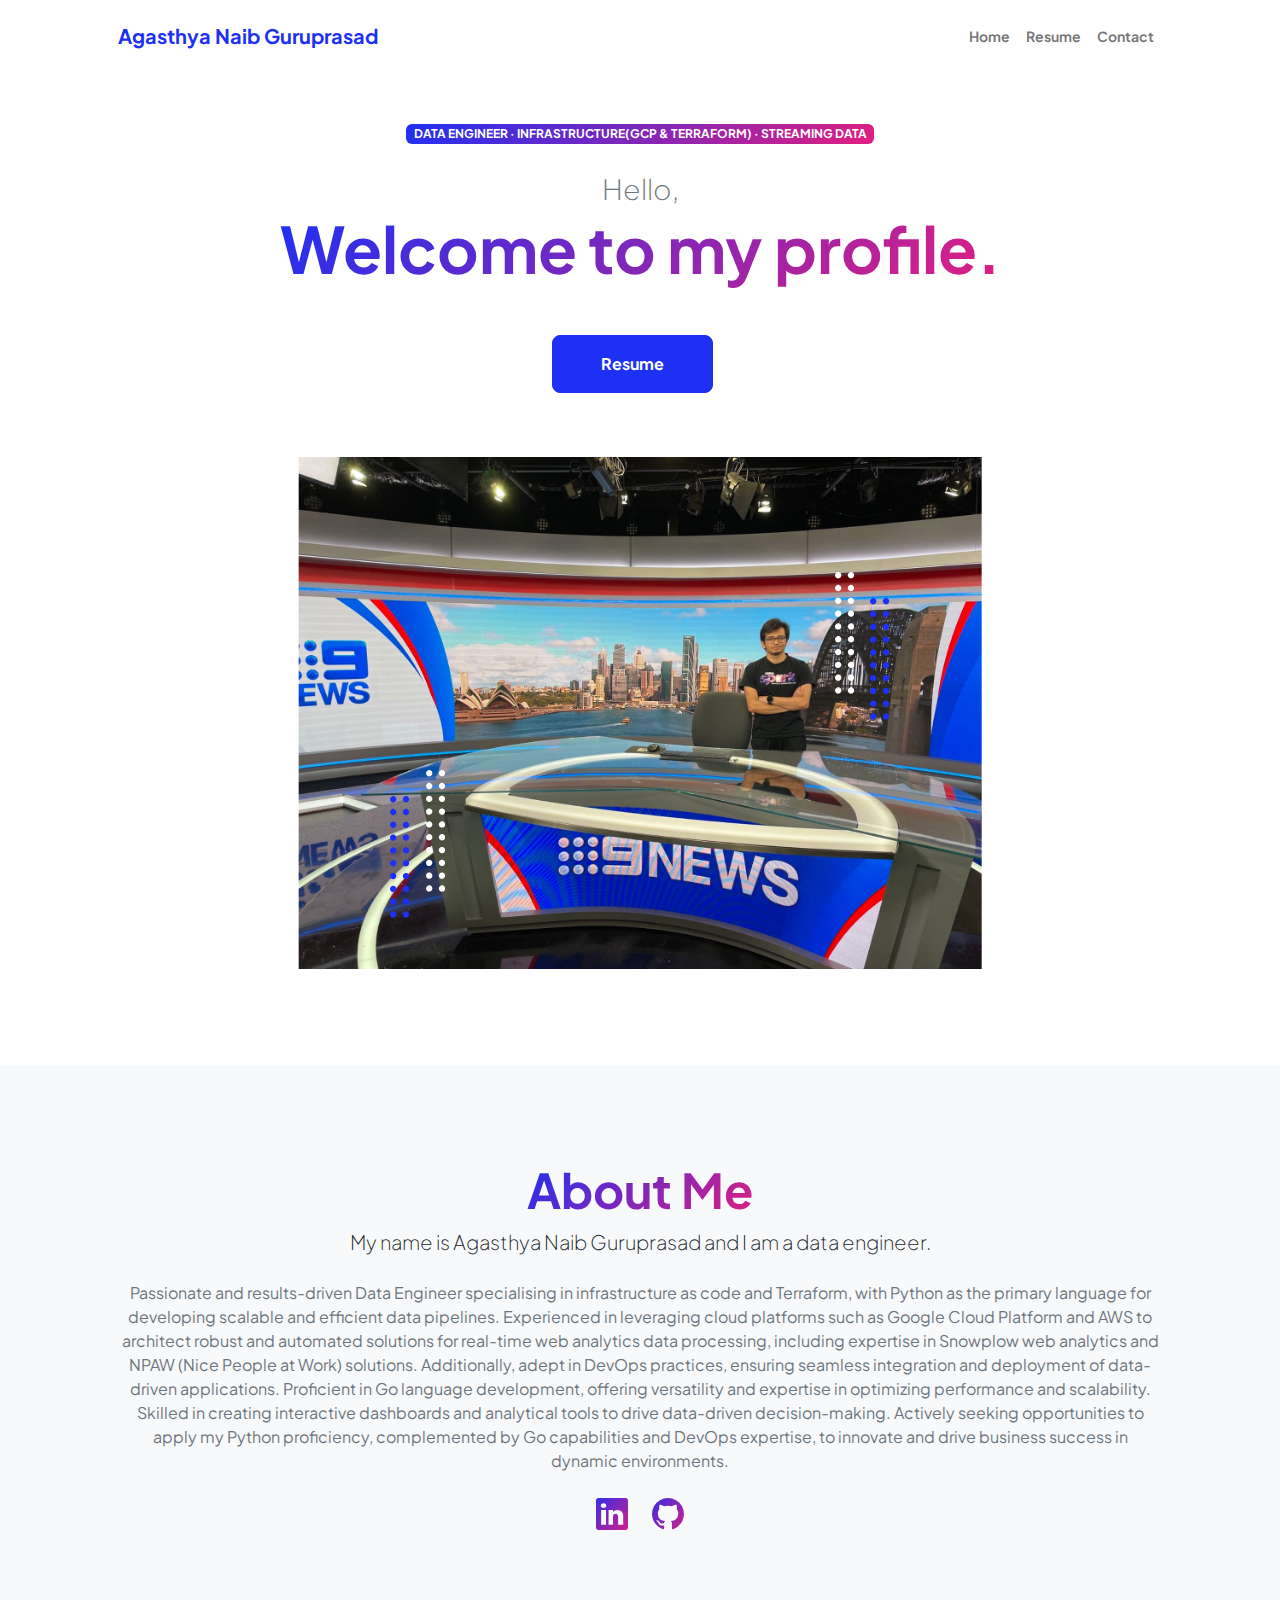
<file: index.html>
<!DOCTYPE html>
<html lang="en">
    <head>
        <meta charset="utf-8" />
        <meta name="viewport" content="width=device-width, initial-scale=1, shrink-to-fit=no" />
        <meta name="description" content="" />
        <meta name="author" content="" />
        <title>Agasthya Naib Guruprasad - DATA ENGINEER</title>
        <!-- Favicon-->
        <link rel="icon" type="image/x-icon" href="assets/favicon.ico" />
        <!-- Custom Google font-->
        <link rel="preconnect" href="https://fonts.googleapis.com" />
        <link rel="preconnect" href="https://fonts.gstatic.com" crossorigin />
        <link href="https://fonts.googleapis.com/css2?family=Plus+Jakarta+Sans:wght@100;200;300;400;500;600;700;800;900&amp;display=swap" rel="stylesheet" />
        <!-- Bootstrap icons-->
        <link href="https://cdn.jsdelivr.net/npm/bootstrap-icons@1.8.1/font/bootstrap-icons.css" rel="stylesheet" />
        <!-- Core theme CSS (includes Bootstrap)-->
        <link href="css/styles.css" rel="stylesheet" />
    </head>
    <body class="d-flex flex-column h-100">
        <main class="flex-shrink-0">
            <!-- Navigation-->
            <nav class="navbar navbar-expand-lg navbar-light bg-white py-3">
                <div class="container px-5">
                    <a class="navbar-brand" href="index.html"><span class="fw-bolder text-primary">Agasthya Naib Guruprasad</span></a>
                    <button class="navbar-toggler" type="button" data-bs-toggle="collapse" data-bs-target="#navbarSupportedContent" aria-controls="navbarSupportedContent" aria-expanded="false" aria-label="Toggle navigation"><span class="navbar-toggler-icon"></span></button>
                    <div class="collapse navbar-collapse" id="navbarSupportedContent">
                        <ul class="navbar-nav ms-auto mb-2 mb-lg-0 small fw-bolder">
                            <li class="nav-item"><a class="nav-link" href="index.html">Home</a></li>
                            <li class="nav-item"><a class="nav-link" href="resume.html">Resume</a></li>
                            <li class="nav-item"><a class="nav-link" href="contact.html">Contact</a></li>
                        </ul>
                    </div>
                </div>
            </nav>
            <!-- Header-->
            <header class="py-5">
                <div class="container px-5 pb-5">
                    <div class="row gx-5 align-items-center">
                        <div class="col-xxl-5">
                            <!-- Header text content-->
                            <div class="text-center text-xxl-start">
                                <div class="badge bg-gradient-primary-to-secondary text-white mb-4"><div class="text-uppercase">Data Engineer &middot; Infrastructure(GCP & Terraform) &middot; Streaming data</div></div>
                                <div class="fs-3 fw-light text-muted">Hello,</div>
                                <h1 class="display-3 fw-bolder mb-5"><span class="text-gradient d-inline">Welcome to my profile.</span></h1>
                                <div class="d-grid gap-3 d-sm-flex justify-content-sm-center justify-content-xxl-start mb-3">
                                    <a class="btn btn-primary btn-lg px-5 py-3 me-sm-3 fs-6 fw-bolder" href="resume.html">Resume</a>
                                </div>
                            </div>
                        </div>
                        <div class="col-xxl-7">
                            <!-- Header profile picture-->
                            <div class="d-flex justify-content-center mt-5 mt-xxl-0">
                                <div class="profile bg-gradient-primary-to-secondary">
                                    <!-- TIP: For best results, use a photo with a transparent background like the demo example below-->
                                    <!-- Watch a tutorial on how to do this on YouTube (link)-->
                                    <img class="profile-img" src="assets/profile.jpeg" alt="..." />
                                    <div class="dots-1">
                                        <!-- SVG Dots-->
                                        <svg version="1.1" xmlns="http://www.w3.org/2000/svg" xmlns:xlink="http://www.w3.org/1999/xlink" x="0px" y="0px" viewBox="0 0 191.6 1215.4" style="enable-background: new 0 0 191.6 1215.4" xml:space="preserve">
                                            <g transform="translate(0.000000,1280.000000) scale(0.100000,-0.100000)">
                                                <path d="M227.7,12788.6c-105-35-200-141-222-248c-43-206,163-412,369-369c155,32,275,190,260,339c-11,105-90,213-190,262        C383.7,12801.6,289.7,12808.6,227.7,12788.6z"></path>
                                                <path d="M1507.7,12788.6c-151-50-253-216-222-362c25-119,136-230,254-255c194-41,395,142,375,339c-11,105-90,213-190,262        C1663.7,12801.6,1569.7,12808.6,1507.7,12788.6z"></path>
                                                <path d="M227.7,11508.6c-105-35-200-141-222-248c-43-206,163-412,369-369c155,32,275,190,260,339c-11,105-90,213-190,262        C383.7,11521.6,289.7,11528.6,227.7,11508.6z"></path>
                                                <path d="M1507.7,11508.6c-151-50-253-216-222-362c25-119,136-230,254-255c194-41,395,142,375,339c-11,105-90,213-190,262        C1663.7,11521.6,1569.7,11528.6,1507.7,11508.6z"></path>
                                                <path d="M227.7,10228.6c-105-35-200-141-222-248c-43-206,163-412,369-369c155,32,275,190,260,339c-11,105-90,213-190,262        C383.7,10241.6,289.7,10248.6,227.7,10228.6z"></path>
                                                <path d="M1507.7,10228.6c-105-35-200-141-222-248c-43-206,163-412,369-369c155,32,275,190,260,339c-11,105-90,213-190,262        C1663.7,10241.6,1569.7,10248.6,1507.7,10228.6z"></path>
                                                <path d="M227.7,8948.6c-105-35-200-141-222-248c-43-206,163-412,369-369c155,32,275,190,260,339c-11,105-90,213-190,262        C383.7,8961.6,289.7,8968.6,227.7,8948.6z"></path>
                                                <path d="M1507.7,8948.6c-105-35-200-141-222-248c-43-206,163-412,369-369c155,32,275,190,260,339c-11,105-90,213-190,262        C1663.7,8961.6,1569.7,8968.6,1507.7,8948.6z"></path>
                                                <path d="M227.7,7668.6c-105-35-200-141-222-248c-43-206,163-412,369-369c155,32,275,190,260,339c-11,105-90,213-190,262        C383.7,7681.6,289.7,7688.6,227.7,7668.6z"></path>
                                                <path d="M1507.7,7668.6c-105-35-200-141-222-248c-43-206,163-412,369-369c155,32,275,190,260,339c-11,105-90,213-190,262        C1663.7,7681.6,1569.7,7688.6,1507.7,7668.6z"></path>
                                                <path d="M227.7,6388.6c-105-35-200-141-222-248c-43-206,163-412,369-369c155,32,275,190,260,339c-11,105-90,213-190,262        C383.7,6401.6,289.7,6408.6,227.7,6388.6z"></path>
                                                <path d="M1507.7,6388.6c-105-35-200-141-222-248c-43-206,163-412,369-369c155,32,275,190,260,339c-11,105-90,213-190,262        C1663.7,6401.6,1569.7,6408.6,1507.7,6388.6z"></path>
                                                <path d="M227.7,5108.6c-105-35-200-141-222-248c-43-206,163-412,369-369c155,32,275,190,260,339c-11,105-90,213-190,262        C383.7,5121.6,289.7,5128.6,227.7,5108.6z"></path>
                                                <path d="M1507.7,5108.6c-105-35-200-141-222-248c-43-206,163-412,369-369c155,32,275,190,260,339c-11,105-90,213-190,262        C1663.7,5121.6,1569.7,5128.6,1507.7,5108.6z"></path>
                                                <path d="M227.7,3828.6c-105-35-200-141-222-248c-43-206,163-412,369-369c155,32,275,190,260,339c-11,105-90,213-190,262        C383.7,3841.6,289.7,3848.6,227.7,3828.6z"></path>
                                                <path d="M1507.7,3828.6c-105-35-200-141-222-248c-43-206,163-412,369-369c155,32,275,190,260,339c-11,105-90,213-190,262        C1663.7,3841.6,1569.7,3848.6,1507.7,3828.6z"></path>
                                                <path d="M227.7,2548.6c-105-35-200-141-222-248c-43-206,163-412,369-369c155,32,275,190,260,339c-11,105-90,213-190,262        C383.7,2561.6,289.7,2568.6,227.7,2548.6z"></path>
                                                <path d="M1507.7,2548.6c-105-35-200-141-222-248c-43-206,163-412,369-369c155,32,275,190,260,339c-11,105-90,213-190,262        C1663.7,2561.6,1569.7,2568.6,1507.7,2548.6z"></path>
                                                <path d="M227.7,1268.6c-105-35-200-141-222-248c-43-206,163-412,369-369c155,32,275,190,260,339c-11,105-90,213-190,262        C383.7,1281.6,289.7,1288.6,227.7,1268.6z"></path>
                                                <path d="M1507.7,1268.6c-105-35-200-141-222-248c-43-206,163-412,369-369c155,32,275,190,260,339c-11,105-90,213-190,262        C1663.7,1281.6,1569.7,1288.6,1507.7,1268.6z"></path>
                                            </g>
                                        </svg>
                                        <!-- END of SVG dots-->
                                    </div>
                                    <div class="dots-2">
                                        <!-- SVG Dots-->
                                        <svg version="1.1" xmlns="http://www.w3.org/2000/svg" xmlns:xlink="http://www.w3.org/1999/xlink" x="0px" y="0px" viewBox="0 0 191.6 1215.4" style="enable-background: new 0 0 191.6 1215.4" xml:space="preserve">
                                            <g transform="translate(0.000000,1280.000000) scale(0.100000,-0.100000)">
                                                <path d="M227.7,12788.6c-105-35-200-141-222-248c-43-206,163-412,369-369c155,32,275,190,260,339c-11,105-90,213-190,262        C383.7,12801.6,289.7,12808.6,227.7,12788.6z"></path>
                                                <path d="M1507.7,12788.6c-151-50-253-216-222-362c25-119,136-230,254-255c194-41,395,142,375,339c-11,105-90,213-190,262        C1663.7,12801.6,1569.7,12808.6,1507.7,12788.6z"></path>
                                                <path d="M227.7,11508.6c-105-35-200-141-222-248c-43-206,163-412,369-369c155,32,275,190,260,339c-11,105-90,213-190,262        C383.7,11521.6,289.7,11528.6,227.7,11508.6z"></path>
                                                <path d="M1507.7,11508.6c-151-50-253-216-222-362c25-119,136-230,254-255c194-41,395,142,375,339c-11,105-90,213-190,262        C1663.7,11521.6,1569.7,11528.6,1507.7,11508.6z"></path>
                                                <path d="M227.7,10228.6c-105-35-200-141-222-248c-43-206,163-412,369-369c155,32,275,190,260,339c-11,105-90,213-190,262        C383.7,10241.6,289.7,10248.6,227.7,10228.6z"></path>
                                                <path d="M1507.7,10228.6c-105-35-200-141-222-248c-43-206,163-412,369-369c155,32,275,190,260,339c-11,105-90,213-190,262        C1663.7,10241.6,1569.7,10248.6,1507.7,10228.6z"></path>
                                                <path d="M227.7,8948.6c-105-35-200-141-222-248c-43-206,163-412,369-369c155,32,275,190,260,339c-11,105-90,213-190,262        C383.7,8961.6,289.7,8968.6,227.7,8948.6z"></path>
                                                <path d="M1507.7,8948.6c-105-35-200-141-222-248c-43-206,163-412,369-369c155,32,275,190,260,339c-11,105-90,213-190,262        C1663.7,8961.6,1569.7,8968.6,1507.7,8948.6z"></path>
                                                <path d="M227.7,7668.6c-105-35-200-141-222-248c-43-206,163-412,369-369c155,32,275,190,260,339c-11,105-90,213-190,262        C383.7,7681.6,289.7,7688.6,227.7,7668.6z"></path>
                                                <path d="M1507.7,7668.6c-105-35-200-141-222-248c-43-206,163-412,369-369c155,32,275,190,260,339c-11,105-90,213-190,262        C1663.7,7681.6,1569.7,7688.6,1507.7,7668.6z"></path>
                                                <path d="M227.7,6388.6c-105-35-200-141-222-248c-43-206,163-412,369-369c155,32,275,190,260,339c-11,105-90,213-190,262        C383.7,6401.6,289.7,6408.6,227.7,6388.6z"></path>
                                                <path d="M1507.7,6388.6c-105-35-200-141-222-248c-43-206,163-412,369-369c155,32,275,190,260,339c-11,105-90,213-190,262        C1663.7,6401.6,1569.7,6408.6,1507.7,6388.6z"></path>
                                                <path d="M227.7,5108.6c-105-35-200-141-222-248c-43-206,163-412,369-369c155,32,275,190,260,339c-11,105-90,213-190,262        C383.7,5121.6,289.7,5128.6,227.7,5108.6z"></path>
                                                <path d="M1507.7,5108.6c-105-35-200-141-222-248c-43-206,163-412,369-369c155,32,275,190,260,339c-11,105-90,213-190,262        C1663.7,5121.6,1569.7,5128.6,1507.7,5108.6z"></path>
                                                <path d="M227.7,3828.6c-105-35-200-141-222-248c-43-206,163-412,369-369c155,32,275,190,260,339c-11,105-90,213-190,262        C383.7,3841.6,289.7,3848.6,227.7,3828.6z"></path>
                                                <path d="M1507.7,3828.6c-105-35-200-141-222-248c-43-206,163-412,369-369c155,32,275,190,260,339c-11,105-90,213-190,262        C1663.7,3841.6,1569.7,3848.6,1507.7,3828.6z"></path>
                                                <path d="M227.7,2548.6c-105-35-200-141-222-248c-43-206,163-412,369-369c155,32,275,190,260,339c-11,105-90,213-190,262        C383.7,2561.6,289.7,2568.6,227.7,2548.6z"></path>
                                                <path d="M1507.7,2548.6c-105-35-200-141-222-248c-43-206,163-412,369-369c155,32,275,190,260,339c-11,105-90,213-190,262        C1663.7,2561.6,1569.7,2568.6,1507.7,2548.6z"></path>
                                                <path d="M227.7,1268.6c-105-35-200-141-222-248c-43-206,163-412,369-369c155,32,275,190,260,339c-11,105-90,213-190,262        C383.7,1281.6,289.7,1288.6,227.7,1268.6z"></path>
                                                <path d="M1507.7,1268.6c-105-35-200-141-222-248c-43-206,163-412,369-369c155,32,275,190,260,339c-11,105-90,213-190,262        C1663.7,1281.6,1569.7,1288.6,1507.7,1268.6z"></path>
                                            </g>
                                        </svg>
                                        <!-- END of SVG dots-->
                                    </div>
                                    <div class="dots-3">
                                        <!-- SVG Dots-->
                                        <svg version="1.1" xmlns="http://www.w3.org/2000/svg" xmlns:xlink="http://www.w3.org/1999/xlink" x="0px" y="0px" viewBox="0 0 191.6 1215.4" style="enable-background: new 0 0 191.6 1215.4" xml:space="preserve">
                                            <g transform="translate(0.000000,1280.000000) scale(0.100000,-0.100000)">
                                                <path d="M227.7,12788.6c-105-35-200-141-222-248c-43-206,163-412,369-369c155,32,275,190,260,339c-11,105-90,213-190,262        C383.7,12801.6,289.7,12808.6,227.7,12788.6z"></path>
                                                <path d="M1507.7,12788.6c-151-50-253-216-222-362c25-119,136-230,254-255c194-41,395,142,375,339c-11,105-90,213-190,262        C1663.7,12801.6,1569.7,12808.6,1507.7,12788.6z"></path>
                                                <path d="M227.7,11508.6c-105-35-200-141-222-248c-43-206,163-412,369-369c155,32,275,190,260,339c-11,105-90,213-190,262        C383.7,11521.6,289.7,11528.6,227.7,11508.6z"></path>
                                                <path d="M1507.7,11508.6c-151-50-253-216-222-362c25-119,136-230,254-255c194-41,395,142,375,339c-11,105-90,213-190,262        C1663.7,11521.6,1569.7,11528.6,1507.7,11508.6z"></path>
                                                <path d="M227.7,10228.6c-105-35-200-141-222-248c-43-206,163-412,369-369c155,32,275,190,260,339c-11,105-90,213-190,262        C383.7,10241.6,289.7,10248.6,227.7,10228.6z"></path>
                                                <path d="M1507.7,10228.6c-105-35-200-141-222-248c-43-206,163-412,369-369c155,32,275,190,260,339c-11,105-90,213-190,262        C1663.7,10241.6,1569.7,10248.6,1507.7,10228.6z"></path>
                                                <path d="M227.7,8948.6c-105-35-200-141-222-248c-43-206,163-412,369-369c155,32,275,190,260,339c-11,105-90,213-190,262        C383.7,8961.6,289.7,8968.6,227.7,8948.6z"></path>
                                                <path d="M1507.7,8948.6c-105-35-200-141-222-248c-43-206,163-412,369-369c155,32,275,190,260,339c-11,105-90,213-190,262        C1663.7,8961.6,1569.7,8968.6,1507.7,8948.6z"></path>
                                                <path d="M227.7,7668.6c-105-35-200-141-222-248c-43-206,163-412,369-369c155,32,275,190,260,339c-11,105-90,213-190,262        C383.7,7681.6,289.7,7688.6,227.7,7668.6z"></path>
                                                <path d="M1507.7,7668.6c-105-35-200-141-222-248c-43-206,163-412,369-369c155,32,275,190,260,339c-11,105-90,213-190,262        C1663.7,7681.6,1569.7,7688.6,1507.7,7668.6z"></path>
                                                <path d="M227.7,6388.6c-105-35-200-141-222-248c-43-206,163-412,369-369c155,32,275,190,260,339c-11,105-90,213-190,262        C383.7,6401.6,289.7,6408.6,227.7,6388.6z"></path>
                                                <path d="M1507.7,6388.6c-105-35-200-141-222-248c-43-206,163-412,369-369c155,32,275,190,260,339c-11,105-90,213-190,262        C1663.7,6401.6,1569.7,6408.6,1507.7,6388.6z"></path>
                                                <path d="M227.7,5108.6c-105-35-200-141-222-248c-43-206,163-412,369-369c155,32,275,190,260,339c-11,105-90,213-190,262        C383.7,5121.6,289.7,5128.6,227.7,5108.6z"></path>
                                                <path d="M1507.7,5108.6c-105-35-200-141-222-248c-43-206,163-412,369-369c155,32,275,190,260,339c-11,105-90,213-190,262        C1663.7,5121.6,1569.7,5128.6,1507.7,5108.6z"></path>
                                                <path d="M227.7,3828.6c-105-35-200-141-222-248c-43-206,163-412,369-369c155,32,275,190,260,339c-11,105-90,213-190,262        C383.7,3841.6,289.7,3848.6,227.7,3828.6z"></path>
                                                <path d="M1507.7,3828.6c-105-35-200-141-222-248c-43-206,163-412,369-369c155,32,275,190,260,339c-11,105-90,213-190,262        C1663.7,3841.6,1569.7,3848.6,1507.7,3828.6z"></path>
                                                <path d="M227.7,2548.6c-105-35-200-141-222-248c-43-206,163-412,369-369c155,32,275,190,260,339c-11,105-90,213-190,262        C383.7,2561.6,289.7,2568.6,227.7,2548.6z"></path>
                                                <path d="M1507.7,2548.6c-105-35-200-141-222-248c-43-206,163-412,369-369c155,32,275,190,260,339c-11,105-90,213-190,262        C1663.7,2561.6,1569.7,2568.6,1507.7,2548.6z"></path>
                                                <path d="M227.7,1268.6c-105-35-200-141-222-248c-43-206,163-412,369-369c155,32,275,190,260,339c-11,105-90,213-190,262        C383.7,1281.6,289.7,1288.6,227.7,1268.6z"></path>
                                                <path d="M1507.7,1268.6c-105-35-200-141-222-248c-43-206,163-412,369-369c155,32,275,190,260,339c-11,105-90,213-190,262        C1663.7,1281.6,1569.7,1288.6,1507.7,1268.6z"></path>
                                            </g>
                                        </svg>
                                        <!-- END of SVG dots-->
                                    </div>
                                    <div class="dots-4">
                                        <!-- SVG Dots-->
                                        <svg version="1.1" xmlns="http://www.w3.org/2000/svg" xmlns:xlink="http://www.w3.org/1999/xlink" x="0px" y="0px" viewBox="0 0 191.6 1215.4" style="enable-background: new 0 0 191.6 1215.4" xml:space="preserve">
                                            <g transform="translate(0.000000,1280.000000) scale(0.100000,-0.100000)">
                                                <path d="M227.7,12788.6c-105-35-200-141-222-248c-43-206,163-412,369-369c155,32,275,190,260,339c-11,105-90,213-190,262        C383.7,12801.6,289.7,12808.6,227.7,12788.6z"></path>
                                                <path d="M1507.7,12788.6c-151-50-253-216-222-362c25-119,136-230,254-255c194-41,395,142,375,339c-11,105-90,213-190,262        C1663.7,12801.6,1569.7,12808.6,1507.7,12788.6z"></path>
                                                <path d="M227.7,11508.6c-105-35-200-141-222-248c-43-206,163-412,369-369c155,32,275,190,260,339c-11,105-90,213-190,262        C383.7,11521.6,289.7,11528.6,227.7,11508.6z"></path>
                                                <path d="M1507.7,11508.6c-151-50-253-216-222-362c25-119,136-230,254-255c194-41,395,142,375,339c-11,105-90,213-190,262        C1663.7,11521.6,1569.7,11528.6,1507.7,11508.6z"></path>
                                                <path d="M227.7,10228.6c-105-35-200-141-222-248c-43-206,163-412,369-369c155,32,275,190,260,339c-11,105-90,213-190,262        C383.7,10241.6,289.7,10248.6,227.7,10228.6z"></path>
                                                <path d="M1507.7,10228.6c-105-35-200-141-222-248c-43-206,163-412,369-369c155,32,275,190,260,339c-11,105-90,213-190,262        C1663.7,10241.6,1569.7,10248.6,1507.7,10228.6z"></path>
                                                <path d="M227.7,8948.6c-105-35-200-141-222-248c-43-206,163-412,369-369c155,32,275,190,260,339c-11,105-90,213-190,262        C383.7,8961.6,289.7,8968.6,227.7,8948.6z"></path>
                                                <path d="M1507.7,8948.6c-105-35-200-141-222-248c-43-206,163-412,369-369c155,32,275,190,260,339c-11,105-90,213-190,262        C1663.7,8961.6,1569.7,8968.6,1507.7,8948.6z"></path>
                                                <path d="M227.7,7668.6c-105-35-200-141-222-248c-43-206,163-412,369-369c155,32,275,190,260,339c-11,105-90,213-190,262        C383.7,7681.6,289.7,7688.6,227.7,7668.6z"></path>
                                                <path d="M1507.7,7668.6c-105-35-200-141-222-248c-43-206,163-412,369-369c155,32,275,190,260,339c-11,105-90,213-190,262        C1663.7,7681.6,1569.7,7688.6,1507.7,7668.6z"></path>
                                                <path d="M227.7,6388.6c-105-35-200-141-222-248c-43-206,163-412,369-369c155,32,275,190,260,339c-11,105-90,213-190,262        C383.7,6401.6,289.7,6408.6,227.7,6388.6z"></path>
                                                <path d="M1507.7,6388.6c-105-35-200-141-222-248c-43-206,163-412,369-369c155,32,275,190,260,339c-11,105-90,213-190,262        C1663.7,6401.6,1569.7,6408.6,1507.7,6388.6z"></path>
                                                <path d="M227.7,5108.6c-105-35-200-141-222-248c-43-206,163-412,369-369c155,32,275,190,260,339c-11,105-90,213-190,262        C383.7,5121.6,289.7,5128.6,227.7,5108.6z"></path>
                                                <path d="M1507.7,5108.6c-105-35-200-141-222-248c-43-206,163-412,369-369c155,32,275,190,260,339c-11,105-90,213-190,262        C1663.7,5121.6,1569.7,5128.6,1507.7,5108.6z"></path>
                                                <path d="M227.7,3828.6c-105-35-200-141-222-248c-43-206,163-412,369-369c155,32,275,190,260,339c-11,105-90,213-190,262        C383.7,3841.6,289.7,3848.6,227.7,3828.6z"></path>
                                                <path d="M1507.7,3828.6c-105-35-200-141-222-248c-43-206,163-412,369-369c155,32,275,190,260,339c-11,105-90,213-190,262        C1663.7,3841.6,1569.7,3848.6,1507.7,3828.6z"></path>
                                                <path d="M227.7,2548.6c-105-35-200-141-222-248c-43-206,163-412,369-369c155,32,275,190,260,339c-11,105-90,213-190,262        C383.7,2561.6,289.7,2568.6,227.7,2548.6z"></path>
                                                <path d="M1507.7,2548.6c-105-35-200-141-222-248c-43-206,163-412,369-369c155,32,275,190,260,339c-11,105-90,213-190,262        C1663.7,2561.6,1569.7,2568.6,1507.7,2548.6z"></path>
                                                <path d="M227.7,1268.6c-105-35-200-141-222-248c-43-206,163-412,369-369c155,32,275,190,260,339c-11,105-90,213-190,262        C383.7,1281.6,289.7,1288.6,227.7,1268.6z"></path>
                                                <path d="M1507.7,1268.6c-105-35-200-141-222-248c-43-206,163-412,369-369c155,32,275,190,260,339c-11,105-90,213-190,262        C1663.7,1281.6,1569.7,1288.6,1507.7,1268.6z"></path>
                                            </g>
                                        </svg>
                                        <!-- END of SVG dots-->
                                    </div>
                                </div>
                            </div>
                        </div>
                    </div>
                </div>
            </header>
            <!-- About Section-->
            <section class="bg-light py-5">
                <div class="container px-5">
                    <div class="row gx-5 justify-content-center">
                        <div class="col-xxl-8">
                            <div class="text-center my-5">
                                <h2 class="display-5 fw-bolder"><span class="text-gradient d-inline">About Me</span></h2>
                                <p class="lead fw-light mb-4">My name is Agasthya Naib Guruprasad and I am a data engineer.</p>
                                <p class="text-muted">Passionate and results-driven Data Engineer specialising in infrastructure as code and Terraform, with Python as the primary language for developing scalable and efficient data pipelines.
                                    Experienced in leveraging cloud platforms such as Google Cloud Platform and AWS to architect robust and automated solutions for real-time web analytics data processing, including expertise in Snowplow web analytics and NPAW (Nice People at Work) solutions. Additionally, adept in DevOps practices, ensuring seamless integration and deployment of data-driven applications. Proficient in Go language development, offering versatility and expertise in optimizing performance and scalability. Skilled in creating interactive dashboards and analytical tools to drive data-driven decision-making. Actively seeking opportunities to apply my Python proficiency, complemented by Go capabilities and DevOps expertise, to innovate and drive business success in dynamic environments.</p>
                                <div class="d-flex justify-content-center fs-2 gap-4">
                                    <a class="text-gradient" href="https://www.linkedin.com/in/agasthya-naib-guruprasad-48698918b/"><i class="bi bi-linkedin"></i></a>
                                    <a class="text-gradient" href="https://github.com/AgasthyaNG"><i class="bi bi-github"></i></a>
                                </div>
                            </div>
                        </div>
                    </div>
                </div>
            </section>
        </main>
        <!-- Footer-->
        <footer class="bg-white py-4 mt-auto">
            <div class="container px-5">
                </div>
            </div>
        </footer>
        <!-- Bootstrap core JS-->
        <script src="https://cdn.jsdelivr.net/npm/bootstrap@5.2.3/dist/js/bootstrap.bundle.min.js"></script>
        <!-- Core theme JS-->
        <script src="js/scripts.js"></script>
    </body>
</html>
</file>
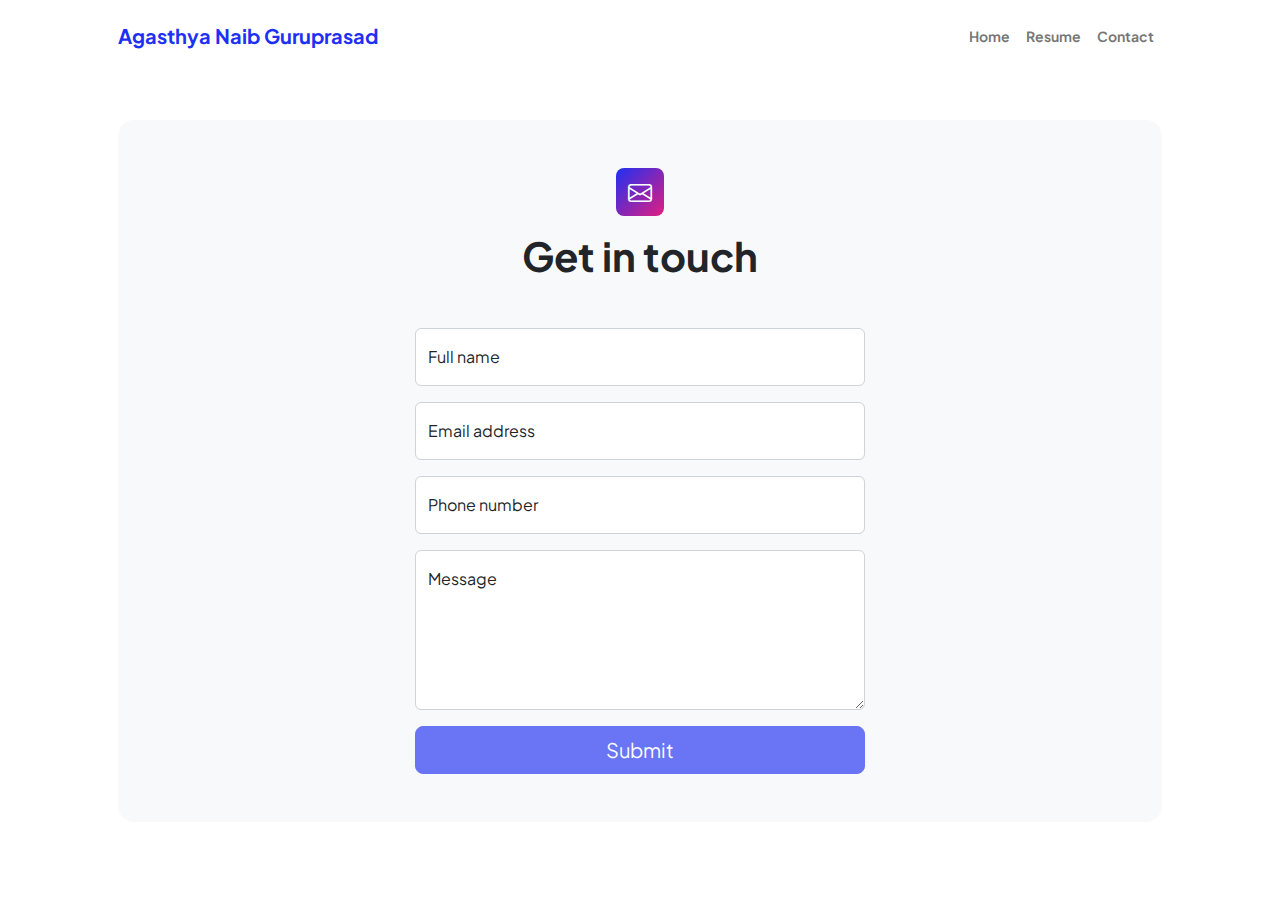
<file: contact.html>
<!DOCTYPE html>
<html lang="en">
    <head>
        <meta charset="utf-8" />
        <meta name="viewport" content="width=device-width, initial-scale=1, shrink-to-fit=no" />
        <meta name="description" content />
        <meta name="author" content />
        <title>Agasthya Naib Guruprasad - DATA ENGINEER</title>
        <!-- Favicon-->
         
        <link rel="icon" type="image/x-icon" href="assets/favicon.ico" />
        <!-- Custom Google font-->
        <link rel="preconnect" href="https://fonts.googleapis.com" />
        <link rel="preconnect" href="https://fonts.gstatic.com" crossorigin />
        <link href="https://fonts.googleapis.com/css2?family=Plus+Jakarta+Sans:wght@100;200;300;400;500;600;700;800;900&amp;display=swap" rel="stylesheet" />
        <!-- Bootstrap icons-->
        <link href="https://cdn.jsdelivr.net/npm/bootstrap-icons@1.8.1/font/bootstrap-icons.css" rel="stylesheet" />
        <!-- Core theme CSS (includes Bootstrap)-->
        <link href="css/styles.css" rel="stylesheet" />
    </head>
    <body class="d-flex flex-column">
        <main class="flex-shrink-0">
            <!-- Navigation-->
            <nav class="navbar navbar-expand-lg navbar-light bg-white py-3">
                <div class="container px-5">
                    <a class="navbar-brand" href="index.html"><span class="fw-bolder text-primary">Agasthya Naib Guruprasad</span></a>
                    <button class="navbar-toggler" type="button" data-bs-toggle="collapse" data-bs-target="#navbarSupportedContent" aria-controls="navbarSupportedContent" aria-expanded="false" aria-label="Toggle navigation"><span class="navbar-toggler-icon"></span></button>
                    <div class="collapse navbar-collapse" id="navbarSupportedContent">
                        <ul class="navbar-nav ms-auto mb-2 mb-lg-0 small fw-bolder">
                            <li class="nav-item"><a class="nav-link" href="index.html">Home</a></li>
                            <li class="nav-item"><a class="nav-link" href="resume.html">Resume</a></li>
                            <li class="nav-item"><a class="nav-link" href="contact.html">Contact</a></li>
                        </ul>
                    </div>
                </div>
            </nav>
            <!-- Page content-->
            <section class="py-5">
                <div class="container px-5">
                    <!-- Contact form-->
                    <div class="bg-light rounded-4 py-5 px-4 px-md-5">
                        <div class="text-center mb-5">
                            <div class="feature bg-primary bg-gradient-primary-to-secondary text-white rounded-3 mb-3"><i class="bi bi-envelope"></i></div>
                            <h1 class="fw-bolder">Get in touch</h1>
                        </div>
                        <div class="row gx-5 justify-content-center">
                            <div class="col-lg-8 col-xl-6">
                                <!-- * * * * * * * * * * * * * * *-->
                                <!-- * * SB Forms Contact Form * *-->
                                <!-- * * * * * * * * * * * * * * *-->
                                <!-- This form is pre-integrated with SB Forms.-->
                                <!-- To make this form functional, sign up at-->
                                <!-- https://startbootstrap.com/solution/contact-forms-->
                                <!-- to get an API token!-->
                                <form id="contactForm" data-sb-form-api-token="API_TOKEN">
                                    <!-- Name input-->
                                    <div class="form-floating mb-3">
                                        <input class="form-control" id="name" type="text" placeholder="Enter your name..." data-sb-validations="required" />
                                        <label for="name">Full name</label>
                                        <div class="invalid-feedback" data-sb-feedback="name:required">A name is required.</div>
                                    </div>
                                    <!-- Email address input-->
                                    <div class="form-floating mb-3">
                                        <input class="form-control" id="email" type="email" placeholder="name@example.com" data-sb-validations="required,email" />
                                        <label for="email">Email address</label>
                                        <div class="invalid-feedback" data-sb-feedback="email:required">An email is required.</div>
                                        <div class="invalid-feedback" data-sb-feedback="email:email">Email is not valid.</div>
                                    </div>
                                    <!-- Phone number input-->
                                    <div class="form-floating mb-3">
                                        <input class="form-control" id="phone" type="tel" placeholder="(123) 456-7890" data-sb-validations="required" />
                                        <label for="phone">Phone number</label>
                                        <div class="invalid-feedback" data-sb-feedback="phone:required">A phone number is required.</div>
                                    </div>
                                    <!-- Message input-->
                                    <div class="form-floating mb-3">
                                        <textarea class="form-control" id="message" type="text" placeholder="Enter your message here..." style="height: 10rem" data-sb-validations="required"></textarea>
                                        <label for="message">Message</label>
                                        <div class="invalid-feedback" data-sb-feedback="message:required">A message is required.</div>
                                    </div>
                                    <!-- Submit success message-->
                                    <!---->
                                    <!-- This is what your users will see when the form-->
                                    <!-- has successfully submitted-->
                                    <div class="d-none" id="submitSuccessMessage">
                                        <div class="text-center mb-3">
                                            <div class="fw-bolder">Form submission successful!</div>
                                            To activate this form, sign up at
                                            <br />
                                            <a href="https://startbootstrap.com/solution/contact-forms">https://startbootstrap.com/solution/contact-forms</a>
                                        </div>
                                    </div>
                                    <!-- Submit error message-->
                                    <!---->
                                    <!-- This is what your users will see when there is-->
                                    <!-- an error submitting the form-->
                                    <div class="d-none" id="submitErrorMessage"><div class="text-center text-danger mb-3">Error sending message!</div></div>
                                    <!-- Submit Button-->
                                    <div class="d-grid"><button class="btn btn-primary btn-lg disabled" id="submitButton" type="submit">Submit</button></div>
                                </form>
                            </div>
                        </div>
                    </div>
                </div>
            </section>
        </main>
        <!-- Footer-->
        <footer class="bg-white py-4 mt-auto">
            <div class="container px-5">
               
            </div>
        </footer>
        <!-- Bootstrap core JS-->
        <script src="https://cdn.jsdelivr.net/npm/bootstrap@5.2.3/dist/js/bootstrap.bundle.min.js"></script>
        <!-- Core theme JS-->
        <script src="js/scripts.js"></script>
        <!-- * * * * * * * * * * * * * * * * * * * * * * * * * * * * * * * * * * * * * * * *-->
        <!-- * *                               SB Forms JS                               * *-->
        <!-- * * Activate your form at https://startbootstrap.com/solution/contact-forms * *-->
        <!-- * * * * * * * * * * * * * * * * * * * * * * * * * * * * * * * * * * * * * * * *-->
        <script src="https://cdn.startbootstrap.com/sb-forms-latest.js"></script>
    </body>
</html>
</file>
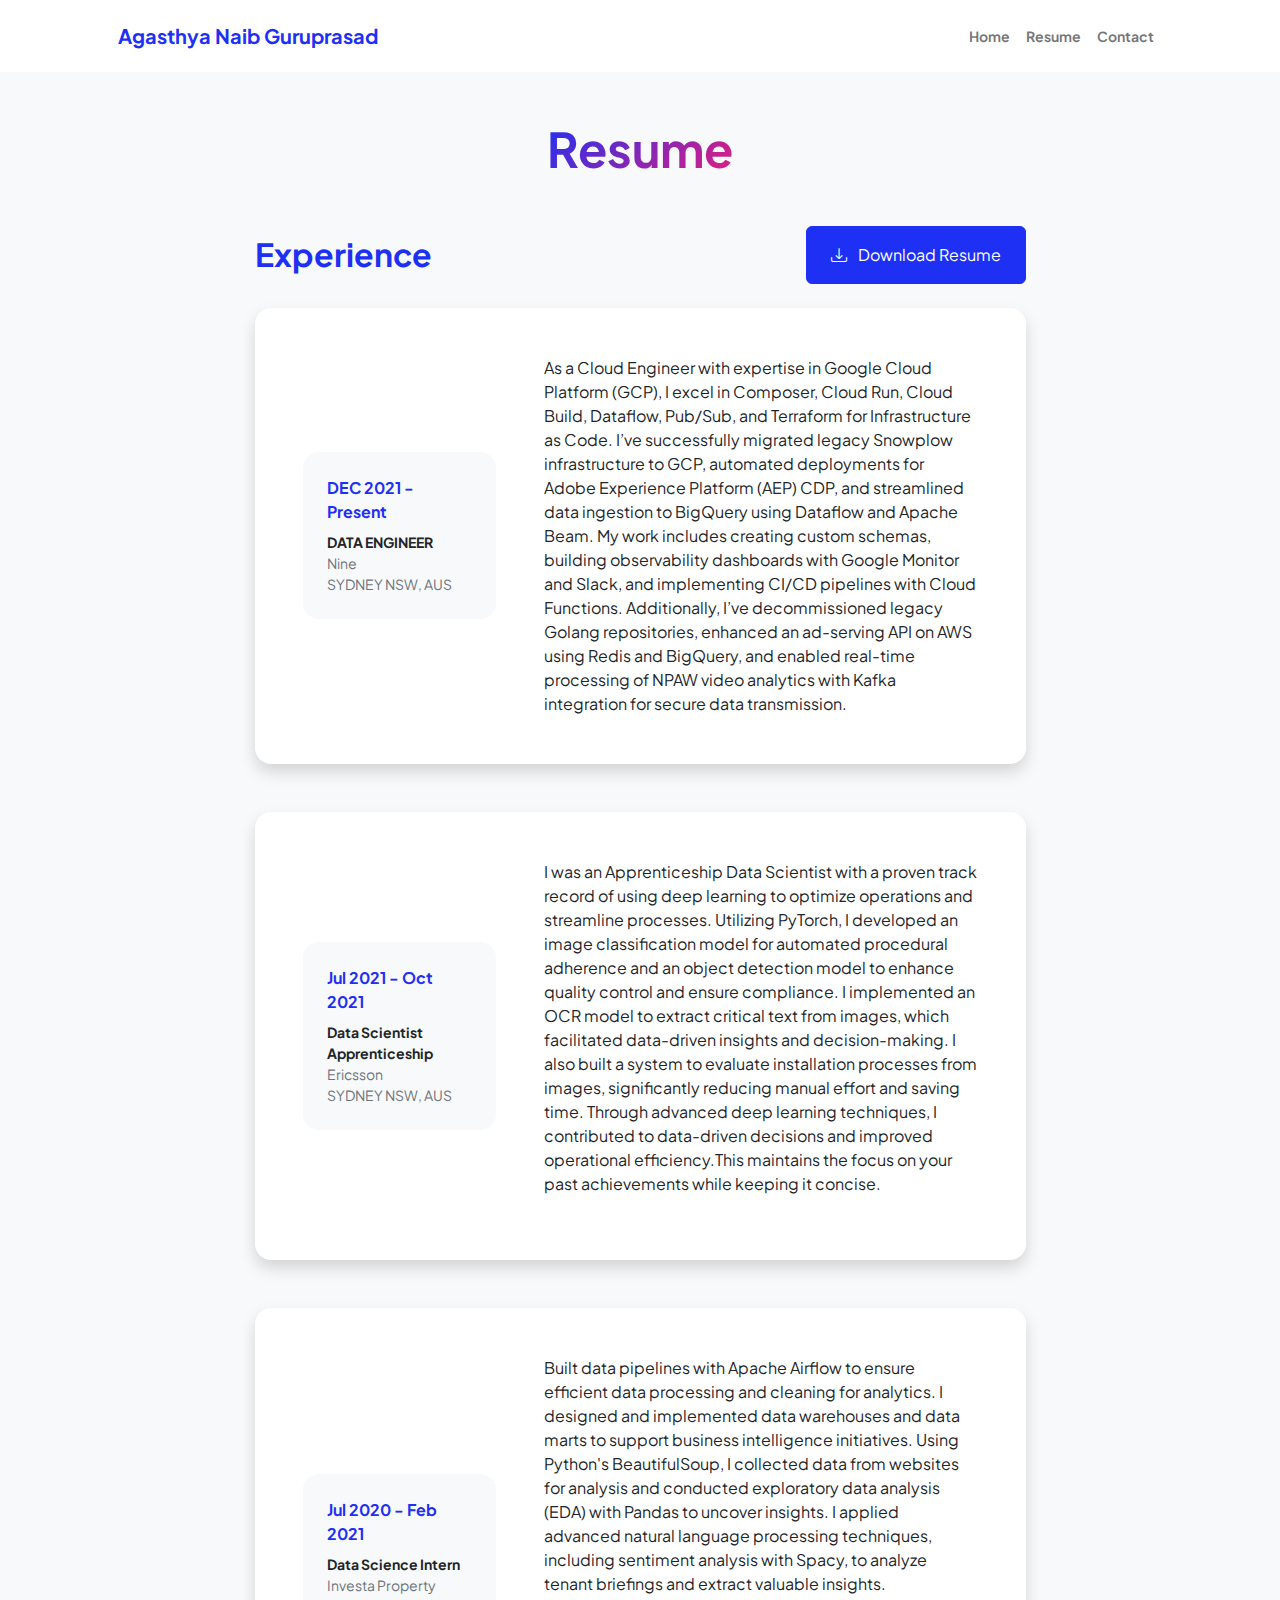
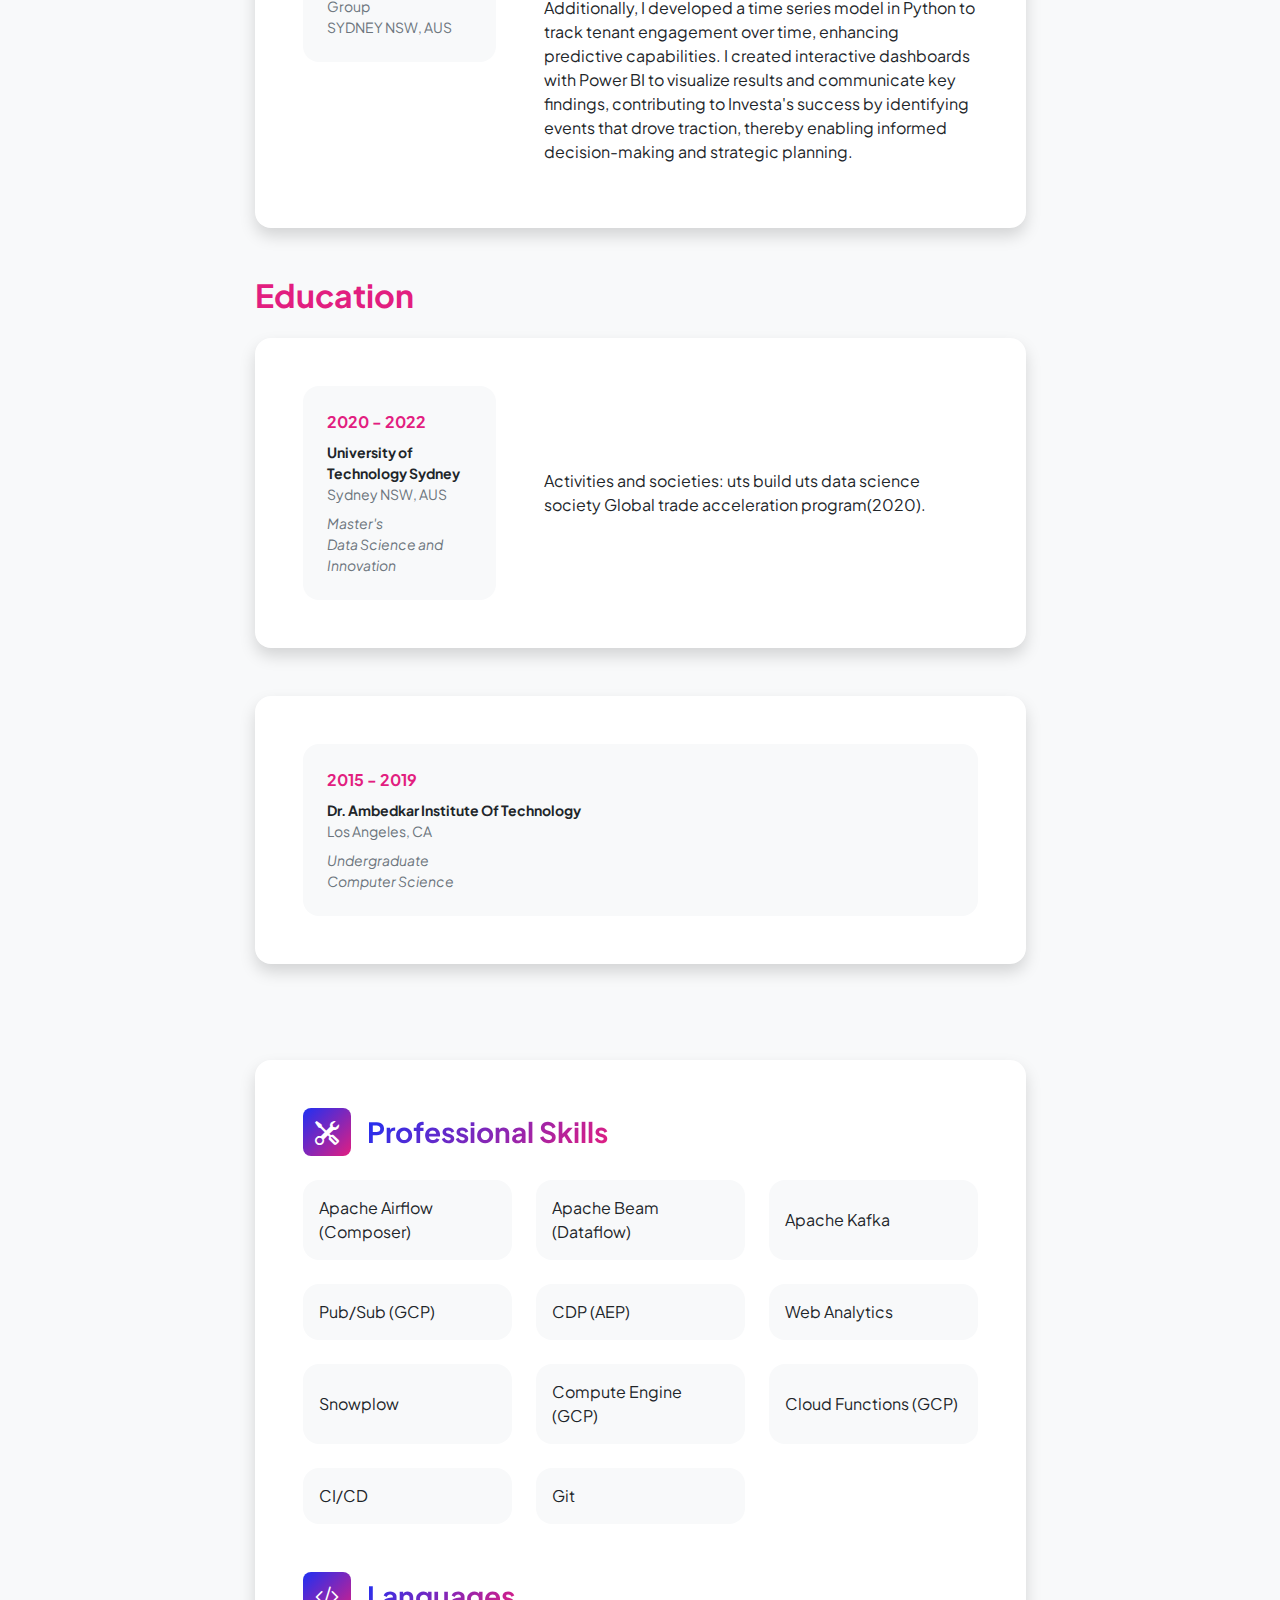
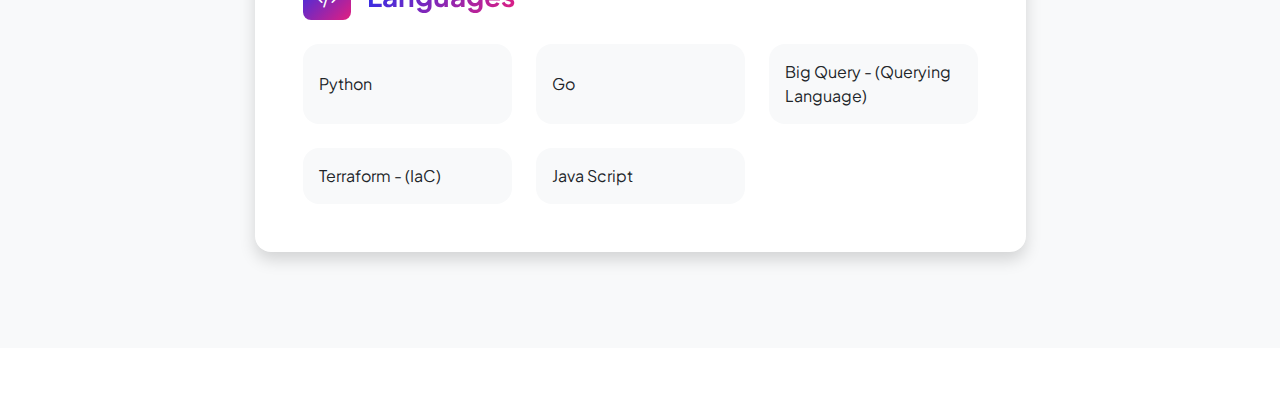
<file: resume.html>
<!DOCTYPE html>
<html lang="en">
    <head>
        <meta charset="utf-8" />
        <meta name="viewport" content="width=device-width, initial-scale=1, shrink-to-fit=no" />
        <meta name="description" content="" />
        <meta name="author" content="" />
        <title>Agasthya Naib Guruprasad - DATA ENGINEER</title>
        <!-- Favicon-->
        <link rel="icon" type="image/x-icon" href="assets/favicon.ico" />
        <!-- Custom Google font-->
        <link rel="preconnect" href="https://fonts.googleapis.com" />
        <link rel="preconnect" href="https://fonts.gstatic.com" crossorigin />
        <link href="https://fonts.googleapis.com/css2?family=Plus+Jakarta+Sans:wght@100;200;300;400;500;600;700;800;900&amp;display=swap" rel="stylesheet" />
        <!-- Bootstrap icons-->
        <link href="https://cdn.jsdelivr.net/npm/bootstrap-icons@1.8.1/font/bootstrap-icons.css" rel="stylesheet" />
        <!-- Core theme CSS (includes Bootstrap)-->
        <link href="css/styles.css" rel="stylesheet" />
    </head>
    <body class="d-flex flex-column h-100 bg-light">
        <main class="flex-shrink-0">
            <!-- Navigation-->
            <nav class="navbar navbar-expand-lg navbar-light bg-white py-3">
                <div class="container px-5">
                    <a class="navbar-brand" href="index.html"><span class="fw-bolder text-primary">Agasthya Naib Guruprasad</span></a>
                    <button class="navbar-toggler" type="button" data-bs-toggle="collapse" data-bs-target="#navbarSupportedContent" aria-controls="navbarSupportedContent" aria-expanded="false" aria-label="Toggle navigation"><span class="navbar-toggler-icon"></span></button>
                    <div class="collapse navbar-collapse" id="navbarSupportedContent">
                        <ul class="navbar-nav ms-auto mb-2 mb-lg-0 small fw-bolder">
                            <li class="nav-item"><a class="nav-link" href="index.html">Home</a></li>
                            <li class="nav-item"><a class="nav-link" href="resume.html">Resume</a></li>
                            <li class="nav-item"><a class="nav-link" href="contact.html">Contact</a></li>
                        </ul>
                    </div>
                </div>
            </nav>
            <!-- Page Content-->
            <div class="container px-5 my-5">
                <div class="text-center mb-5">
                    <h1 class="display-5 fw-bolder mb-0"><span class="text-gradient d-inline">Resume</span></h1>
                </div>
                <div class="row gx-5 justify-content-center">
                    <div class="col-lg-11 col-xl-9 col-xxl-8">
                        <!-- Experience Section-->
                        <section>
                            <div class="d-flex align-items-center justify-content-between mb-4">
                                <h2 class="text-primary fw-bolder mb-0">Experience</h2>
                                <!-- Download resume button-->
                                <!-- Note: Set the link href target to a PDF file within your project-->
                                <a class="btn btn-primary px-4 py-3" href="./agasthya_data_engineer.pdf">
                                    <div class="d-inline-block bi bi-download me-2"></div>
                                    Download Resume
                                </a>
                            </div>
                            <!-- Experience Card 1-->
                            <div class="card shadow border-0 rounded-4 mb-5">
                                <div class="card-body p-5">
                                    <div class="row align-items-center gx-5">
                                        <div class="col text-center text-lg-start mb-4 mb-lg-0">
                                            <div class="bg-light p-4 rounded-4">
                                                <div class="text-primary fw-bolder mb-2">DEC 2021 - Present</div>
                                                <div class="small fw-bolder">DATA ENGINEER</div>
                                                <div class="small text-muted">Nine </div>
                                                <div class="small text-muted">SYDNEY NSW, AUS</div>
                                            </div>
                                        </div>
                                        <div class="col-lg-8"><div>
                                            As a Cloud Engineer with expertise in Google Cloud Platform (GCP), I excel in Composer, Cloud Run, Cloud Build, Dataflow, Pub/Sub, and Terraform for Infrastructure as Code. I’ve successfully migrated legacy Snowplow infrastructure to GCP, automated deployments for Adobe Experience Platform (AEP) CDP, and streamlined data ingestion to BigQuery using Dataflow and Apache Beam. My work includes creating custom schemas, building observability dashboards with Google Monitor and Slack, and implementing CI/CD pipelines with Cloud Functions. Additionally, I’ve decommissioned legacy Golang repositories, enhanced an ad-serving API on AWS using Redis and BigQuery, and enabled real-time processing of NPAW video analytics with Kafka integration for secure data transmission.</br>
                                        </div></div>
                                    </div>
                                </div>
                            </div>
                            <!-- Experience Card 2-->
                            <div class="card shadow border-0 rounded-4 mb-5">
                                <div class="card-body p-5">
                                    <div class="row align-items-center gx-5">
                                        <div class="col text-center text-lg-start mb-4 mb-lg-0">
                                            <div class="bg-light p-4 rounded-4">
                                                <div class="text-primary fw-bolder mb-2">Jul 2021 - Oct 2021</div>
                                                <div class="small fw-bolder">Data Scientist Apprenticeship</div>
                                                <div class="small text-muted">Ericsson</div>
                                                <div class="small text-muted">SYDNEY NSW, AUS</div>
                                            </div>
                                        </div>
                                        <div class="col-lg-8"><div><p>I was an Apprenticeship Data Scientist with a proven track record of using deep learning to optimize operations and streamline processes. Utilizing PyTorch, I developed an image classification model for automated procedural adherence and an object detection model to enhance quality control and ensure compliance. I implemented an OCR model to extract critical text from images, which facilitated data-driven insights and decision-making. I also built a system to evaluate installation processes from images, significantly reducing manual effort and saving time. Through advanced deep learning techniques, I contributed to data-driven decisions and improved operational efficiency.This maintains the focus on your past achievements while keeping it concise.</p> </div></div>
                                    </div>
                                </div>
                            </div>
                        </section>
                         <!-- Experience Card 2-->
                         <div class="card shadow border-0 rounded-4 mb-5">
                            <div class="card-body p-5">
                                <div class="row align-items-center gx-5">
                                    <div class="col text-center text-lg-start mb-4 mb-lg-0">
                                        <div class="bg-light p-4 rounded-4">
                                            <div class="text-primary fw-bolder mb-2">Jul 2020 - Feb 2021</div>
                                            <div class="small fw-bolder">Data Science Intern</div>
                                            <div class="small text-muted">Investa Property Group</div>
                                            <div class="small text-muted">SYDNEY NSW, AUS</div>
                                        </div>
                                    </div>
                                    <div class="col-lg-8"><div><p>Built data pipelines with Apache Airflow to ensure efficient data processing and cleaning for analytics. I designed and implemented data warehouses and data marts to support business intelligence initiatives. Using Python's BeautifulSoup, I collected data from websites for analysis and conducted exploratory data analysis (EDA) with Pandas to uncover insights. I applied advanced natural language processing techniques, including sentiment analysis with Spacy, to analyze tenant briefings and extract valuable insights. Additionally, I developed a time series model in Python to track tenant engagement over time, enhancing predictive capabilities. I created interactive dashboards with Power BI to visualize results and communicate key findings, contributing to Investa's success by identifying events that drove traction, thereby enabling informed decision-making and strategic planning.</p> </div></div>
                                </div>
                            </div>
                        </div>
                    </section>
                        <!-- Education Section-->
                        <section>
                            <h2 class="text-secondary fw-bolder mb-4">Education</h2>
                            <!-- Education Card 1-->
                            <div class="card shadow border-0 rounded-4 mb-5">
                                <div class="card-body p-5">
                                    <div class="row align-items-center gx-5">
                                        <div class="col text-center text-lg-start mb-4 mb-lg-0">
                                            <div class="bg-light p-4 rounded-4">
                                                <div class="text-secondary fw-bolder mb-2">2020 - 2022</div>
                                                <div class="mb-2">
                                                    <div class="small fw-bolder">University of Technology Sydney</div>
                                                    <div class="small text-muted">Sydney NSW, AUS</div>
                                                </div>
                                                <div class="fst-italic">
                                                    <div class="small text-muted">Master's</div>
                                                    <div class="small text-muted">Data Science and Innovation</div>
                                                </div>
                                            </div>
                                        </div>
                                        <div class="col-lg-8"><div>Activities and societies: uts build
                                            uts data science society
                                            Global trade acceleration program(2020).</div></div>
                                    </div>
                                </div>
                            </div>
                            <!-- Education Card 2-->
                            <div class="card shadow border-0 rounded-4 mb-5">
                                <div class="card-body p-5">
                                    <div class="row align-items-center gx-5">
                                        <div class="col text-center text-lg-start mb-4 mb-lg-0">
                                            <div class="bg-light p-4 rounded-4">
                                                <div class="text-secondary fw-bolder mb-2">2015 - 2019</div>
                                                <div class="mb-2">
                                                    <div class="small fw-bolder">Dr. Ambedkar Institute Of Technology</div>
                                                    <div class="small text-muted">Los Angeles, CA</div>
                                                </div>
                                                <div class="fst-italic">
                                                    <div class="small text-muted">Undergraduate</div>
                                                    <div class="small text-muted">Computer Science</div>
                                                </div>
                                            </div>
                                        </div>
                                    </div>
                                </div>
                            </div>
                        </section>
                        <!-- Divider-->
                        <div class="pb-5"></div>
                        <!-- Skills Section-->
                        <section>
                            <!-- Skillset Card-->
                            <div class="card shadow border-0 rounded-4 mb-5">
                                <div class="card-body p-5">
                                    <!-- Professional skills list-->
                                    <div class="mb-5">
                                        <div class="d-flex align-items-center mb-4">
                                            <div class="feature bg-primary bg-gradient-primary-to-secondary text-white rounded-3 me-3"><i class="bi bi-tools"></i></div>
                                            <h3 class="fw-bolder mb-0"><span class="text-gradient d-inline">Professional Skills</span></h3>
                                        </div>
                                        <div class="row row-cols-1 row-cols-md-3 mb-4">
                                            <div class="col mb-4 mb-md-0"><div class="d-flex align-items-center bg-light rounded-4 p-3 h-100">Apache Airflow (Composer)</div></div>
                                            <div class="col mb-4 mb-md-0"><div class="d-flex align-items-center bg-light rounded-4 p-3 h-100">Apache Beam (Dataflow)</div></div>
                                            <div class="col"><div class="d-flex align-items-center bg-light rounded-4 p-3 h-100">Apache Kafka</div></div>
                                        </div>
                                        <div class="row row-cols-1 row-cols-md-3 mb-4">
                                            <div class="col mb-4 mb-md-0"><div class="d-flex align-items-center bg-light rounded-4 p-3 h-100">Pub/Sub (GCP)</div></div>
                                            <div class="col mb-4 mb-md-0"><div class="d-flex align-items-center bg-light rounded-4 p-3 h-100">CDP (AEP)</div></div>
                                            <div class="col"><div class="d-flex align-items-center bg-light rounded-4 p-3 h-100">Web Analytics</div></div>
                                        </div>
                                        <div class="row row-cols-1 row-cols-md-3 mb-4">
                                            <div class="col mb-4 mb-md-0"><div class="d-flex align-items-center bg-light rounded-4 p-3 h-100">Snowplow</div></div>
                                            <div class="col mb-4 mb-md-0"><div class="d-flex align-items-center bg-light rounded-4 p-3 h-100">Compute Engine (GCP)</div></div>
                                            <div class="col"><div class="d-flex align-items-center bg-light rounded-4 p-3 h-100">Cloud Functions (GCP)</div></div>
                                        </div>
                                        <div class="row row-cols-1 row-cols-md-3 mb-4">
                                            <div class="col mb-4 mb-md-0"><div class="d-flex align-items-center bg-light rounded-4 p-3 h-100">CI/CD</div></div>
                                            <div class="col mb-4 mb-md-0"><div class="d-flex align-items-center bg-light rounded-4 p-3 h-100">Git</div></div>
                                        </div>
                                    </div>
                                    <!-- Languages list-->
                                    <div class="mb-0">
                                        <div class="d-flex align-items-center mb-4">
                                            <div class="feature bg-primary bg-gradient-primary-to-secondary text-white rounded-3 me-3"><i class="bi bi-code-slash"></i></div>
                                            <h3 class="fw-bolder mb-0"><span class="text-gradient d-inline">Languages</span></h3>
                                        </div>
                                        <div class="row row-cols-1 row-cols-md-3 mb-4">
                                            <div class="col mb-4 mb-md-0"><div class="d-flex align-items-center bg-light rounded-4 p-3 h-100">Python</div></div>
                                            <div class="col mb-4 mb-md-0"><div class="d-flex align-items-center bg-light rounded-4 p-3 h-100">Go</div></div>
                                            <div class="col"><div class="d-flex align-items-center bg-light rounded-4 p-3 h-100">Big Query - (Querying Language)</div></div>
                                        </div>
                                        <div class="row row-cols-1 row-cols-md-3">
                                            <div class="col mb-4 mb-md-0"><div class="d-flex align-items-center bg-light rounded-4 p-3 h-100">Terraform - (IaC)</div></div>
                                            <div class="col mb-4 mb-md-0"><div class="d-flex align-items-center bg-light rounded-4 p-3 h-100">Java Script</div></div>
                                        </div>
                                    </div>
                                </div>
                            </div>
                        </section>
                    </div>
                </div>
            </div>
        </main>
        <!-- Footer-->
        <footer class="bg-white py-4 mt-auto">
            <div class="container px-5">
                <div class="row align-items-center justify-content-between flex-column flex-sm-row">
                </div>
            </div>
        </footer>
        <!-- Bootstrap core JS-->
        <script src="https://cdn.jsdelivr.net/npm/bootstrap@5.2.3/dist/js/bootstrap.bundle.min.js"></script>
        <!-- Core theme JS-->
        <script src="js/scripts.js"></script>
    </body>
</html>
</file>
